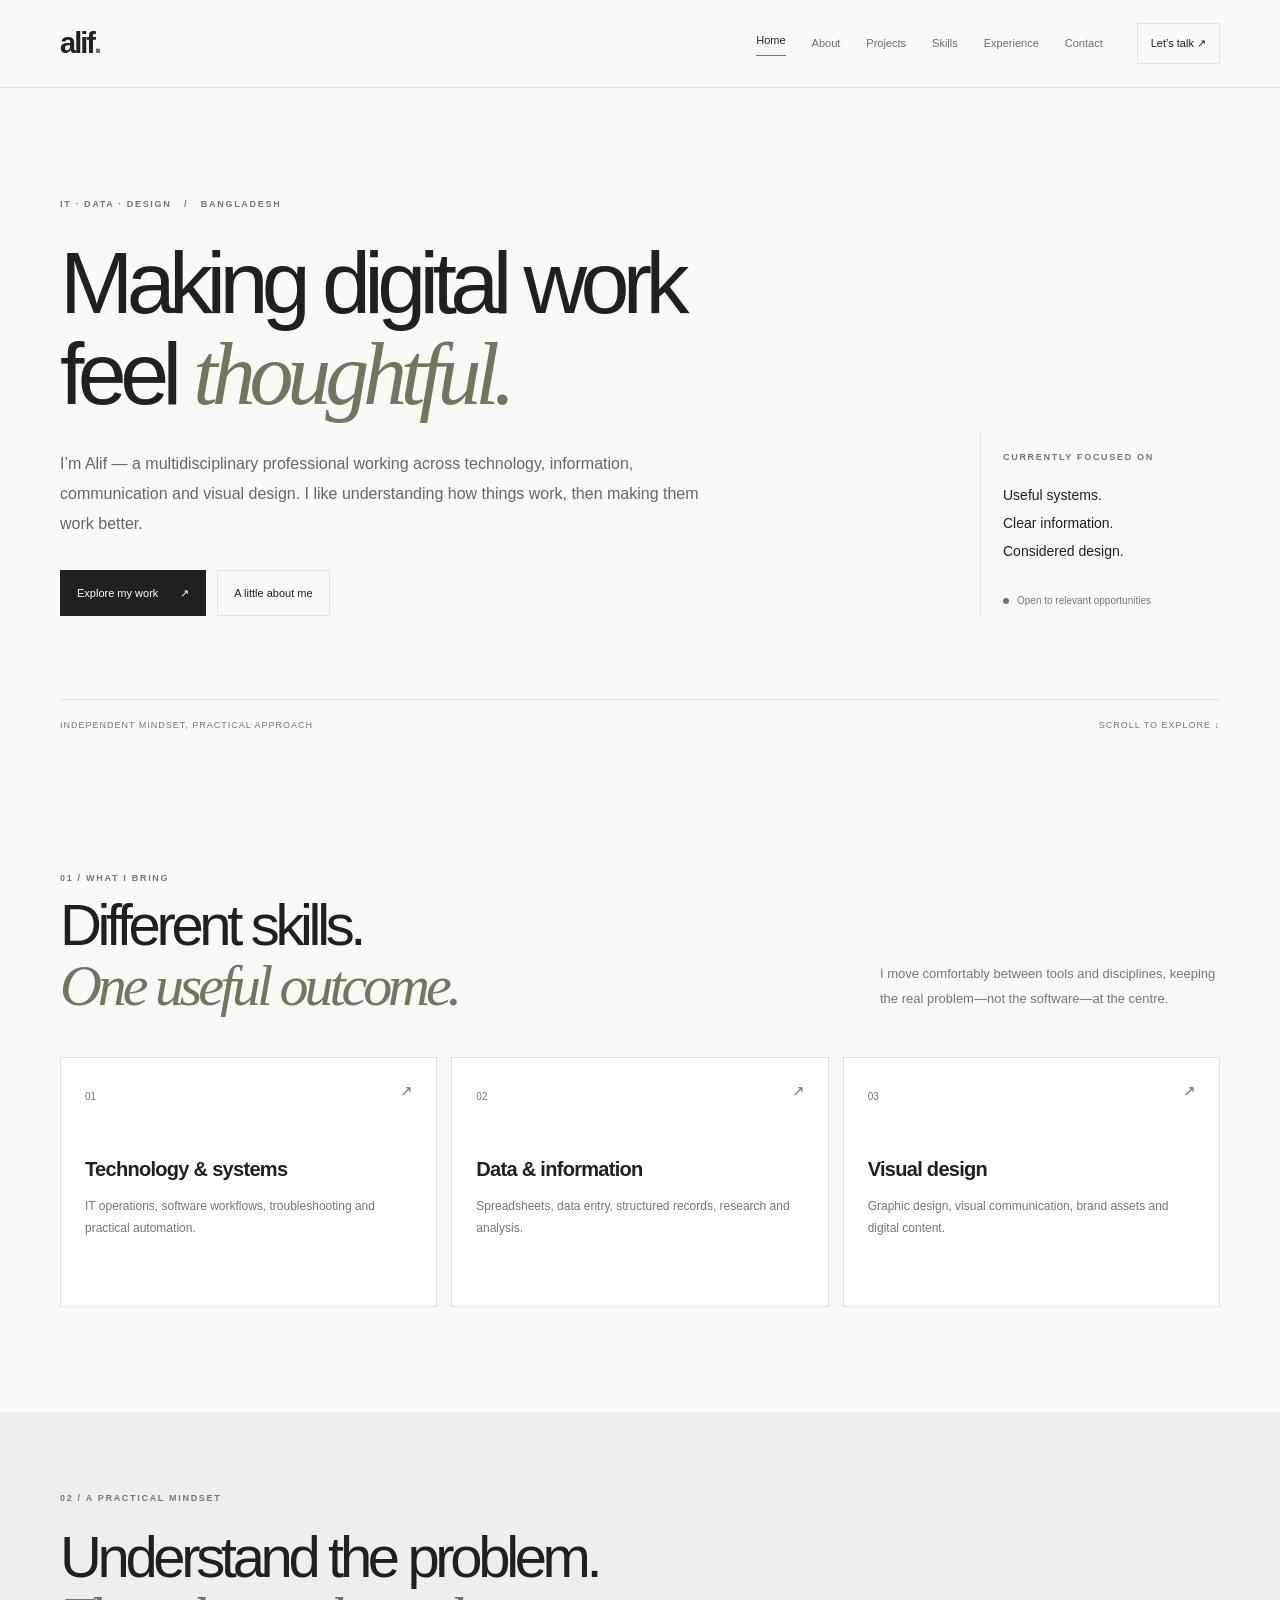
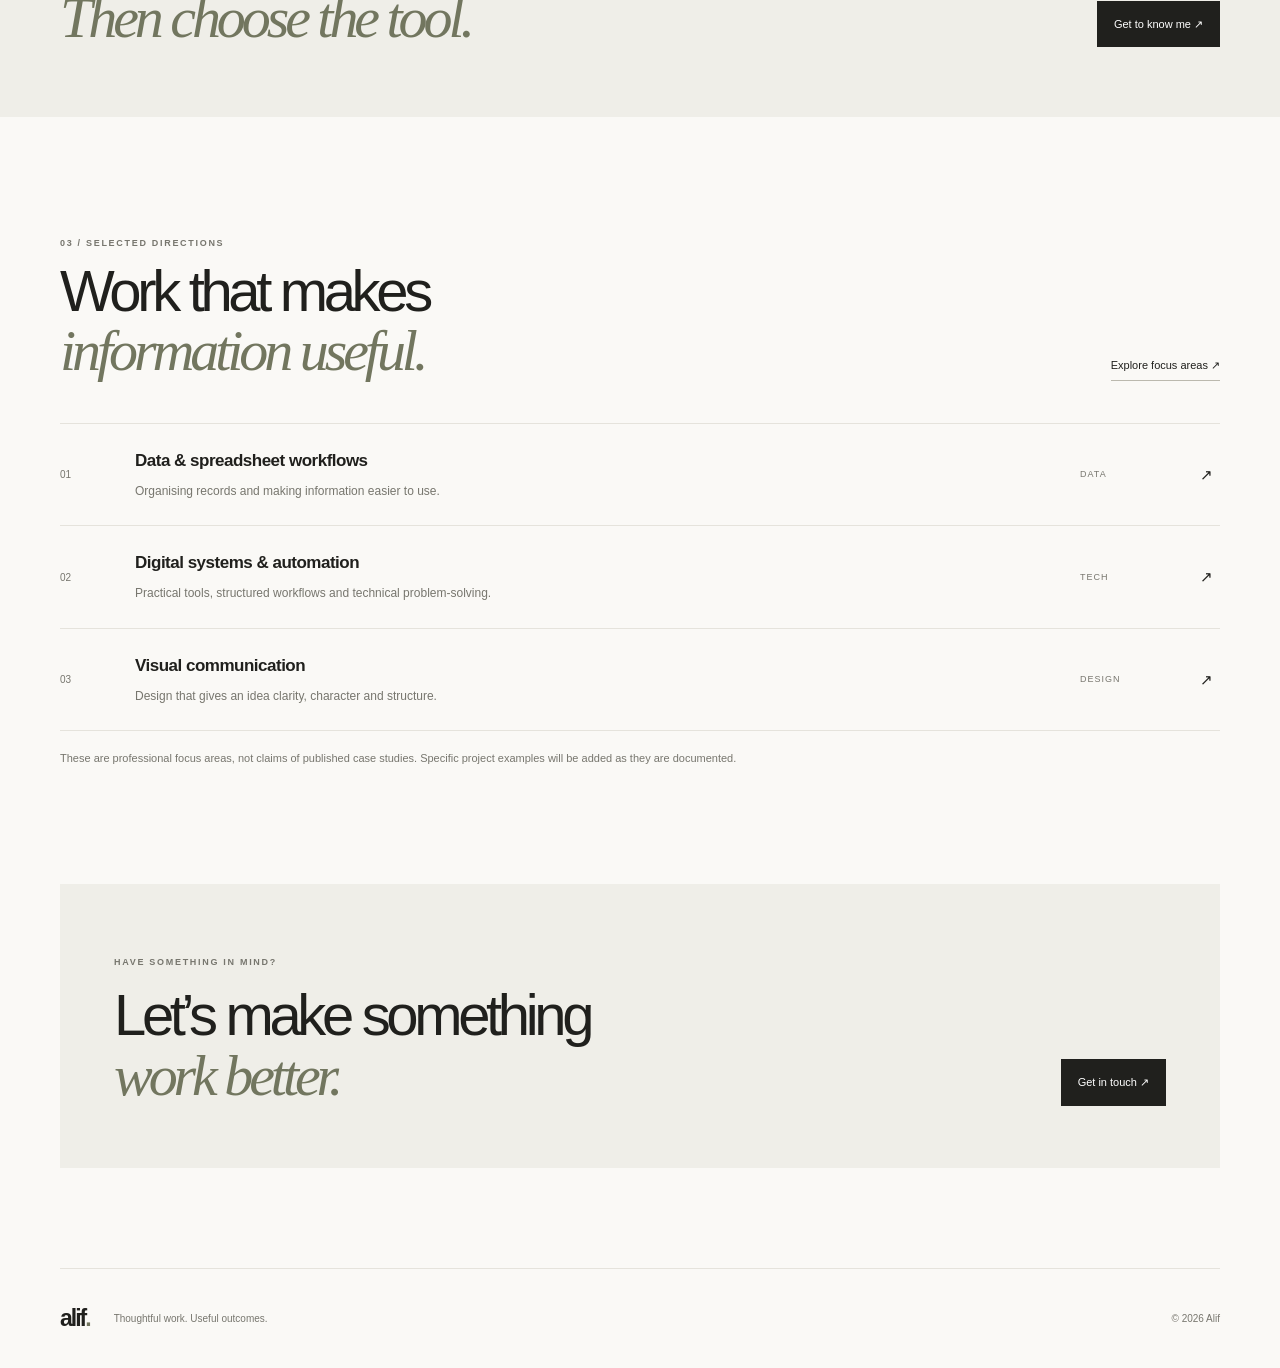
<file: index.html>
<!doctype html>
<html lang="en"><head><meta charset="utf-8"><meta name="viewport" content="width=device-width,initial-scale=1"><meta name="theme-color" content="#faf9f6"><meta name="description" content="Alif — multidisciplinary IT, data and design professional based in Bangladesh."><meta property="og:title" content="Alif — Digital problem solver"><meta property="og:description" content="IT, data, systems and visual design, thoughtfully brought together."><title>Alif — Digital problem solver</title><link rel="icon" href="favicon.svg" type="image/svg+xml"><link rel="stylesheet" href="styles.css"><script defer src="script.js"></script></head><body><a class="skip" href="#main">Skip to content</a><header class="header"><a class="logo" href="index.html">alif<span>.</span></a><button class="menu" aria-label="Toggle navigation" aria-expanded="false">☰</button><nav><a class="active" href="index.html">Home</a><a href="about.html">About</a><a href="projects.html">Projects</a><a href="skills.html">Skills</a><a href="experience.html">Experience</a><a href="contact.html">Contact</a></nav><a class="talk" href="contact.html">Let’s talk ↗</a></header><main id="main"><section class="hero wrap"><p class="eyebrow">IT · DATA · DESIGN &nbsp; / &nbsp; BANGLADESH</p><div class="hero-grid"><div><h1>Making digital work<br>feel <em>thoughtful.</em></h1><p class="lead">I’m Alif — a multidisciplinary professional working across technology, information, communication and visual design. I like understanding how things work, then making them work better.</p><div class="actions"><a class="btn dark" href="projects.html">Explore my work <span>↗</span></a><a class="btn" href="about.html">A little about me</a></div></div><aside class="hero-aside"><span class="eyebrow">CURRENTLY FOCUSED ON</span><p>Useful systems.<br>Clear information.<br>Considered design.</p><div class="availability"><i></i> Open to relevant opportunities</div></aside></div><div class="hero-foot"><span>INDEPENDENT MINDSET, PRACTICAL APPROACH</span><span>SCROLL TO EXPLORE ↓</span></div></section><section class="section wrap"><div class="section-head"><div><p class="eyebrow">01 / WHAT I BRING</p><h2>Different skills.<br><em>One useful outcome.</em></h2></div><p class="section-intro">I move comfortably between tools and disciplines, keeping the real problem—not the software—at the centre.</p></div><div class="cards"><a class="card" href="skills.html"><span class="num">01</span><h3>Technology & systems</h3><p>IT operations, software workflows, troubleshooting and practical automation.</p><span class="card-arrow">↗</span></a><a class="card" href="skills.html"><span class="num">02</span><h3>Data & information</h3><p>Spreadsheets, data entry, structured records, research and analysis.</p><span class="card-arrow">↗</span></a><a class="card" href="skills.html"><span class="num">03</span><h3>Visual design</h3><p>Graphic design, visual communication, brand assets and digital content.</p><span class="card-arrow">↗</span></a></div></section><section class="band"><div class="wrap band-inner"><div><p class="eyebrow">02 / A PRACTICAL MINDSET</p><h2>Understand the problem.<br><em>Then choose the tool.</em></h2></div><a class="btn dark" href="about.html">Get to know me ↗</a></div></section><section class="section wrap"><div class="section-head"><div><p class="eyebrow">03 / SELECTED DIRECTIONS</p><h2>Work that makes<br><em>information useful.</em></h2></div><a class="text-link" href="projects.html">Explore focus areas ↗</a></div><div class="project-list"><a class="project" href="projects.html"><span class="num">01</span><div><h3>Data & spreadsheet workflows</h3><p>Organising records and making information easier to use.</p></div><span class="pill">DATA</span><span>↗</span></a><a class="project" href="projects.html"><span class="num">02</span><div><h3>Digital systems & automation</h3><p>Practical tools, structured workflows and technical problem-solving.</p></div><span class="pill">TECH</span><span>↗</span></a><a class="project" href="projects.html"><span class="num">03</span><div><h3>Visual communication</h3><p>Design that gives an idea clarity, character and structure.</p></div><span class="pill">DESIGN</span><span>↗</span></a></div><p class="note">These are professional focus areas, not claims of published case studies. Specific project examples will be added as they are documented.</p></section><section class="wrap cta"><div><p class="eyebrow">HAVE SOMETHING IN MIND?</p><h2>Let’s make something<br><em>work better.</em></h2></div><a class="btn dark" href="contact.html">Get in touch ↗</a></section></main><footer class="footer wrap"><a class="logo" href="index.html">alif<span>.</span></a><p>Thoughtful work. Useful outcomes.</p><small>© <span data-year>2026</span> Alif</small></footer></body></html>
</file>
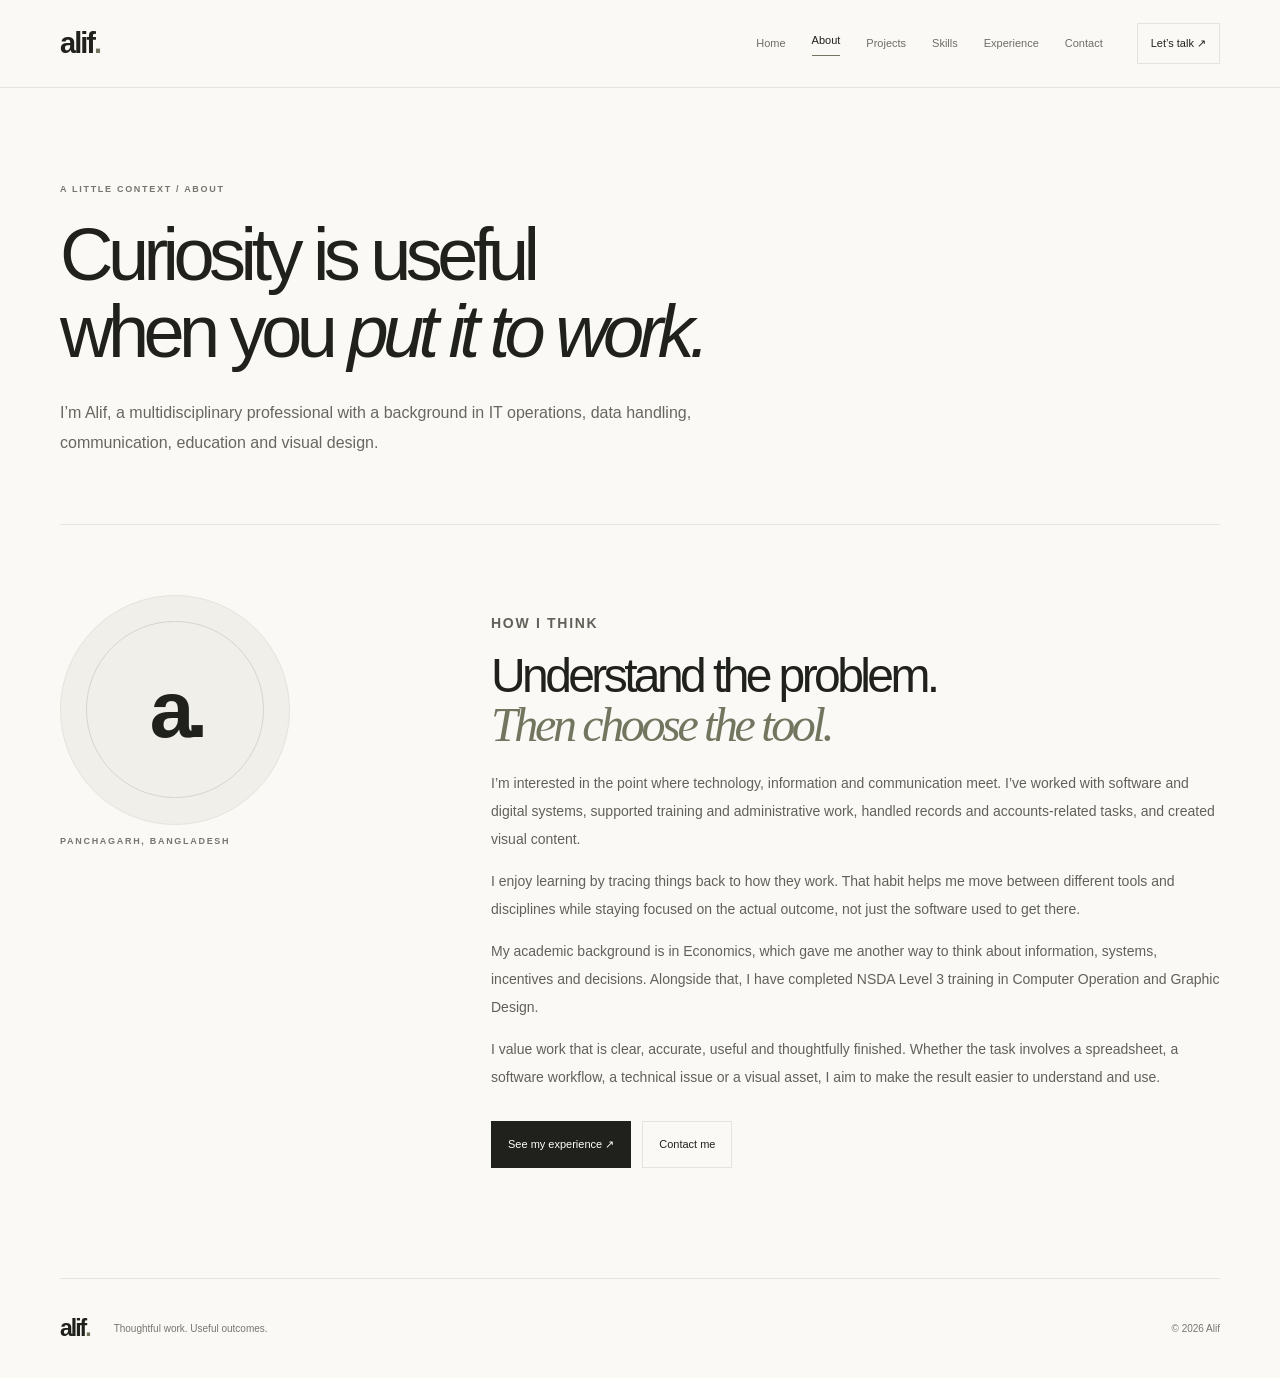
<file: about.html>
<!doctype html><html lang="en"><head><meta charset="utf-8"><meta name="viewport" content="width=device-width,initial-scale=1"><meta name="description" content="About Alif: background across IT, data, communication, education and design."><title>About — Alif</title><link rel="icon" href="favicon.svg" type="image/svg+xml"><link rel="stylesheet" href="styles.css"><script defer src="script.js"></script></head><body><a class="skip" href="#main">Skip to content</a><header class="header"><a class="logo" href="index.html">alif<span>.</span></a><button class="menu" aria-label="Toggle navigation" aria-expanded="false">☰</button><nav><a href="index.html">Home</a><a class="active" href="about.html">About</a><a href="projects.html">Projects</a><a href="skills.html">Skills</a><a href="experience.html">Experience</a><a href="contact.html">Contact</a></nav><a class="talk" href="contact.html">Let’s talk ↗</a></header><main id="main"><section class="page-hero wrap"><p class="eyebrow">A LITTLE CONTEXT / ABOUT</p><h1>Curiosity is useful<br>when you <em>put it to work.</em></h1><p class="lead">I’m Alif, a multidisciplinary professional with a background in IT operations, data handling, communication, education and visual design.</p></section><section class="content wrap content-grid"><aside><div class="stamp"><span>a.</span></div><p class="eyebrow">PANCHAGARH, BANGLADESH</p></aside><div class="prose"><p class="eyebrow">HOW I THINK</p><h2>Understand the problem.<br><em>Then choose the tool.</em></h2><p>I’m interested in the point where technology, information and communication meet. I’ve worked with software and digital systems, supported training and administrative work, handled records and accounts-related tasks, and created visual content.</p><p>I enjoy learning by tracing things back to how they work. That habit helps me move between different tools and disciplines while staying focused on the actual outcome, not just the software used to get there.</p><p>My academic background is in Economics, which gave me another way to think about information, systems, incentives and decisions. Alongside that, I have completed NSDA Level 3 training in Computer Operation and Graphic Design.</p><p>I value work that is clear, accurate, useful and thoughtfully finished. Whether the task involves a spreadsheet, a software workflow, a technical issue or a visual asset, I aim to make the result easier to understand and use.</p><div class="actions"><a class="btn dark" href="experience.html">See my experience ↗</a><a class="btn" href="contact.html">Contact me</a></div></div></section></main><footer class="footer wrap"><a class="logo" href="index.html">alif<span>.</span></a><p>Thoughtful work. Useful outcomes.</p><small>© <span data-year>2026</span> Alif</small></footer></body></html>
</file>
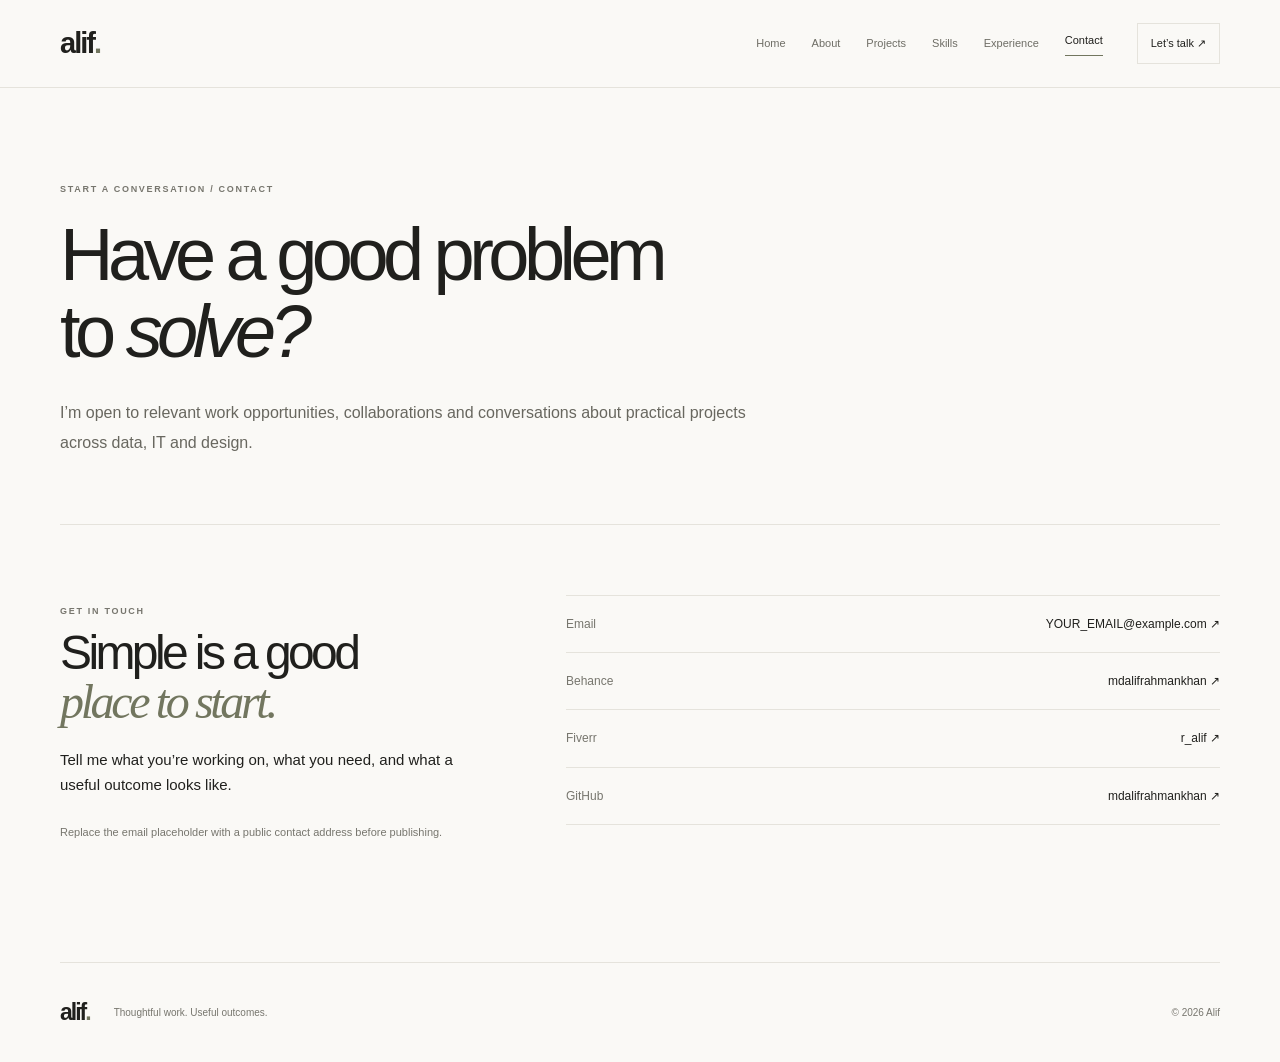
<file: contact.html>
<!doctype html><html lang="en"><head><meta charset="utf-8"><meta name="viewport" content="width=device-width,initial-scale=1"><meta name="description" content="Contact Alif about work opportunities and collaborations across data, IT and design."><title>Contact — Alif</title><link rel="icon" href="favicon.svg" type="image/svg+xml"><link rel="stylesheet" href="styles.css"><script defer src="script.js"></script></head><body><a class="skip" href="#main">Skip to content</a><header class="header"><a class="logo" href="index.html">alif<span>.</span></a><button class="menu" aria-label="Toggle navigation" aria-expanded="false">☰</button><nav><a href="index.html">Home</a><a href="about.html">About</a><a href="projects.html">Projects</a><a href="skills.html">Skills</a><a href="experience.html">Experience</a><a class="active" href="contact.html">Contact</a></nav><a class="talk" href="contact.html">Let’s talk ↗</a></header><main id="main"><section class="page-hero wrap"><p class="eyebrow">START A CONVERSATION / CONTACT</p><h1>Have a good problem<br>to <em>solve?</em></h1><p class="lead">I’m open to relevant work opportunities, collaborations and conversations about practical projects across data, IT and design.</p></section><section class="content wrap contact-grid"><div><p class="eyebrow">GET IN TOUCH</p><h2>Simple is a good<br><em>place to start.</em></h2><p class="prose">Tell me what you’re working on, what you need, and what a useful outcome looks like.</p><p class="disclaimer">Replace the email placeholder with a public contact address before publishing.</p></div><div><div class="contact-row"><span>Email</span><a href="mailto:YOUR_EMAIL@example.com">YOUR_EMAIL@example.com ↗</a></div><div class="contact-row"><span>Behance</span><a href="https://www.behance.net/mdalifrahmankhan" target="_blank" rel="noreferrer">mdalifrahmankhan ↗</a></div><div class="contact-row"><span>Fiverr</span><a href="https://www.fiverr.com/r_alif" target="_blank" rel="noreferrer">r_alif ↗</a></div><div class="contact-row"><span>GitHub</span><a href="https://github.com/mdalifrahmankhan" target="_blank" rel="noreferrer">mdalifrahmankhan ↗</a></div></div></section></main><footer class="footer wrap"><a class="logo" href="index.html">alif<span>.</span></a><p>Thoughtful work. Useful outcomes.</p><small>© <span data-year>2026</span> Alif</small></footer></body></html>
</file>
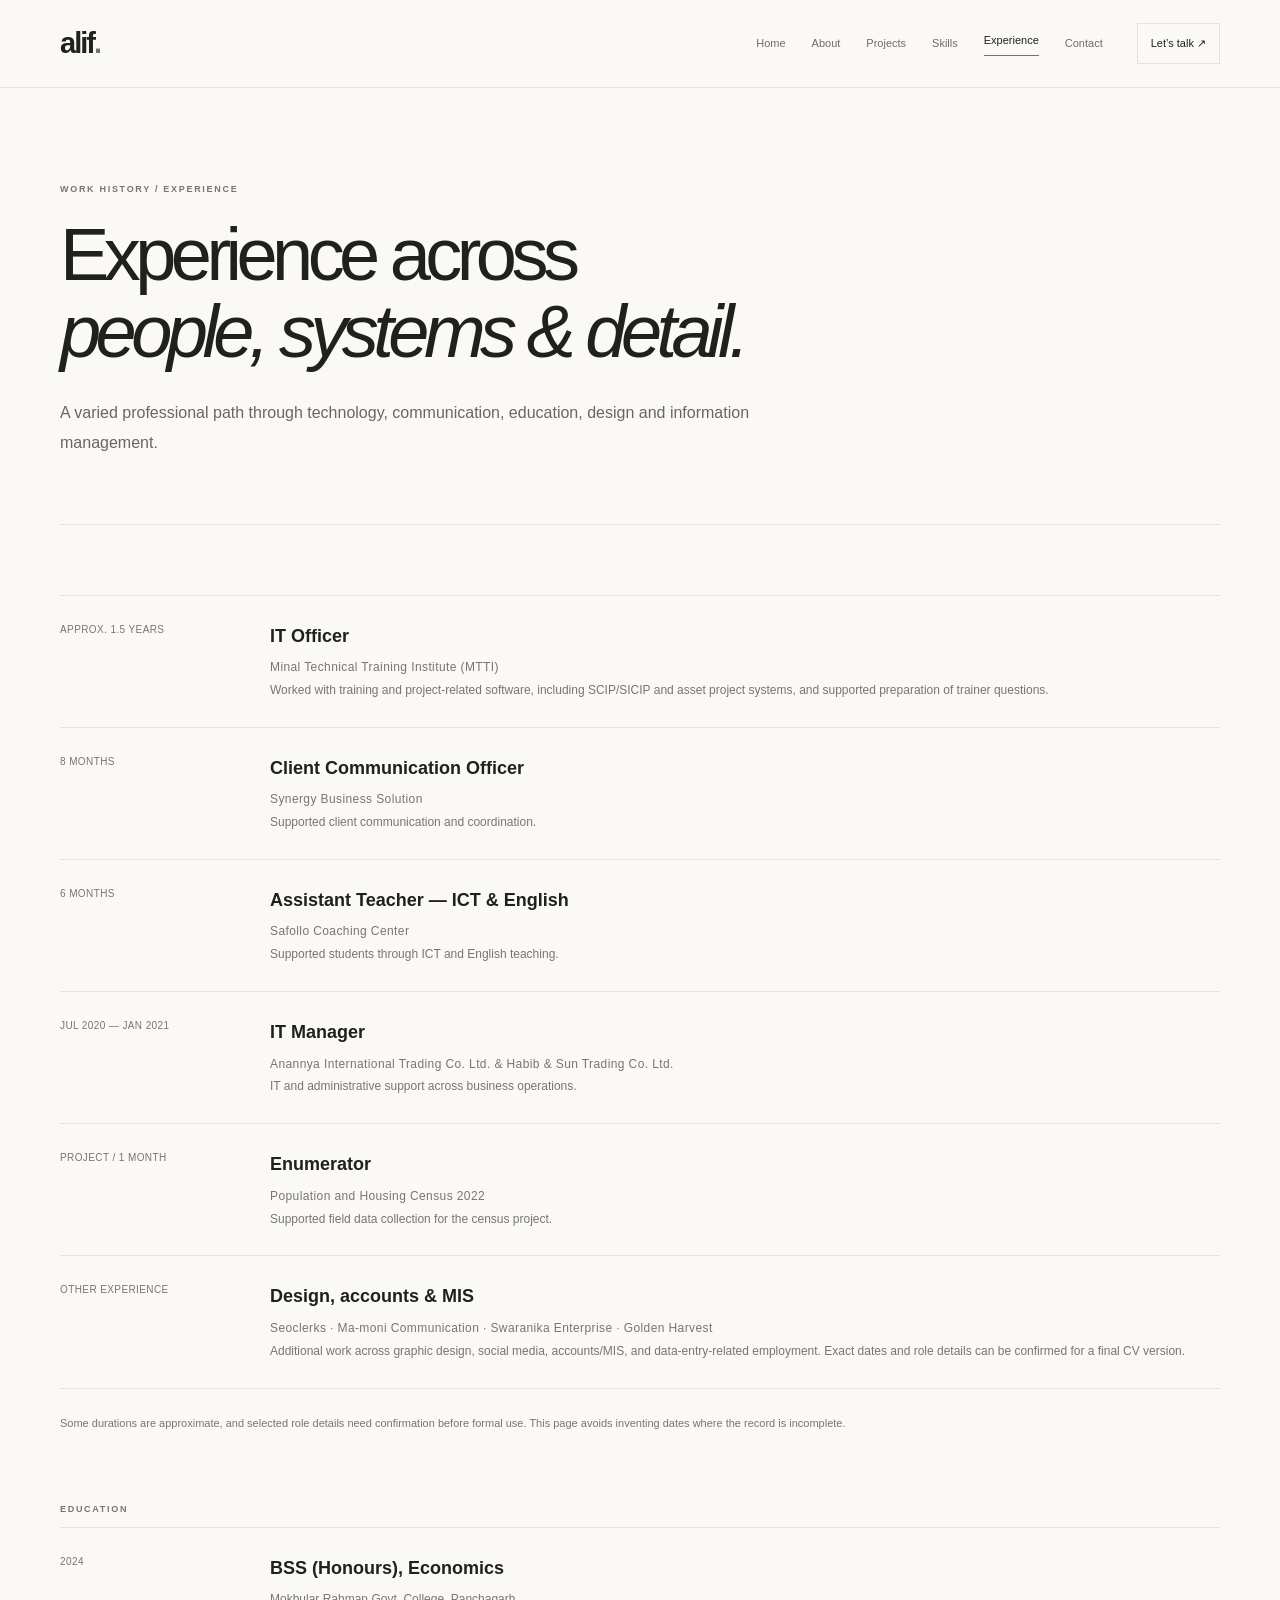
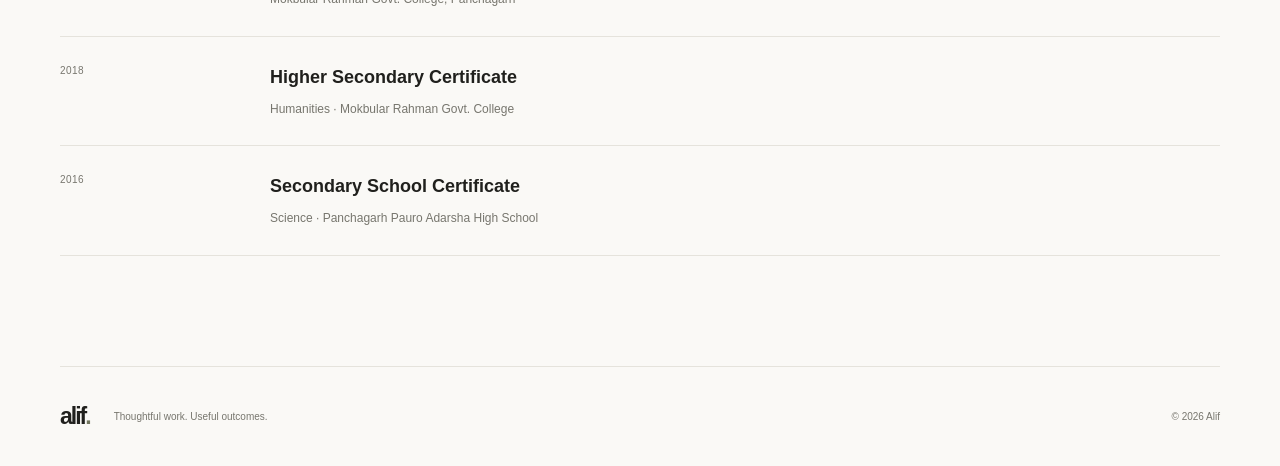
<file: experience.html>
<!doctype html><html lang="en"><head><meta charset="utf-8"><meta name="viewport" content="width=device-width,initial-scale=1"><meta name="description" content="Alif's professional experience across IT, communication, education, design and accounts support."><title>Experience — Alif</title><link rel="icon" href="favicon.svg" type="image/svg+xml"><link rel="stylesheet" href="styles.css"><script defer src="script.js"></script></head><body><a class="skip" href="#main">Skip to content</a><header class="header"><a class="logo" href="index.html">alif<span>.</span></a><button class="menu" aria-label="Toggle navigation" aria-expanded="false">☰</button><nav><a href="index.html">Home</a><a href="about.html">About</a><a href="projects.html">Projects</a><a href="skills.html">Skills</a><a class="active" href="experience.html">Experience</a><a href="contact.html">Contact</a></nav><a class="talk" href="contact.html">Let’s talk ↗</a></header><main id="main"><section class="page-hero wrap"><p class="eyebrow">WORK HISTORY / EXPERIENCE</p><h1>Experience across<br><em>people, systems & detail.</em></h1><p class="lead">A varied professional path through technology, communication, education, design and information management.</p></section><section class="content wrap"><div class="list"><article class="list-row"><span class="date">APPROX. 1.5 YEARS</span><div><h3>IT Officer</h3><p class="date">Minal Technical Training Institute (MTTI)</p><p>Worked with training and project-related software, including SCIP/SICIP and asset project systems, and supported preparation of trainer questions.</p></div></article><article class="list-row"><span class="date">8 MONTHS</span><div><h3>Client Communication Officer</h3><p class="date">Synergy Business Solution</p><p>Supported client communication and coordination.</p></div></article><article class="list-row"><span class="date">6 MONTHS</span><div><h3>Assistant Teacher — ICT & English</h3><p class="date">Safollo Coaching Center</p><p>Supported students through ICT and English teaching.</p></div></article><article class="list-row"><span class="date">JUL 2020 — JAN 2021</span><div><h3>IT Manager</h3><p class="date">Anannya International Trading Co. Ltd. & Habib & Sun Trading Co. Ltd.</p><p>IT and administrative support across business operations.</p></div></article><article class="list-row"><span class="date">PROJECT / 1 MONTH</span><div><h3>Enumerator</h3><p class="date">Population and Housing Census 2022</p><p>Supported field data collection for the census project.</p></div></article><article class="list-row"><span class="date">OTHER EXPERIENCE</span><div><h3>Design, accounts & MIS</h3><p class="date">Seoclerks · Ma-moni Communication · Swaranika Enterprise · Golden Harvest</p><p>Additional work across graphic design, social media, accounts/MIS, and data-entry-related employment. Exact dates and role details can be confirmed for a final CV version.</p></div></article></div><p class="disclaimer">Some durations are approximate, and selected role details need confirmation before formal use. This page avoids inventing dates where the record is incomplete.</p><section style="margin-top:70px"><p class="eyebrow">EDUCATION</p><div class="list"><article class="list-row"><span class="date">2024</span><div><h3>BSS (Honours), Economics</h3><p>Mokbular Rahman Govt. College, Panchagarh</p></div></article><article class="list-row"><span class="date">2018</span><div><h3>Higher Secondary Certificate</h3><p>Humanities · Mokbular Rahman Govt. College</p></div></article><article class="list-row"><span class="date">2016</span><div><h3>Secondary School Certificate</h3><p>Science · Panchagarh Pauro Adarsha High School</p></div></article></div></section></section></main><footer class="footer wrap"><a class="logo" href="index.html">alif<span>.</span></a><p>Thoughtful work. Useful outcomes.</p><small>© <span data-year>2026</span> Alif</small></footer></body></html>
</file>
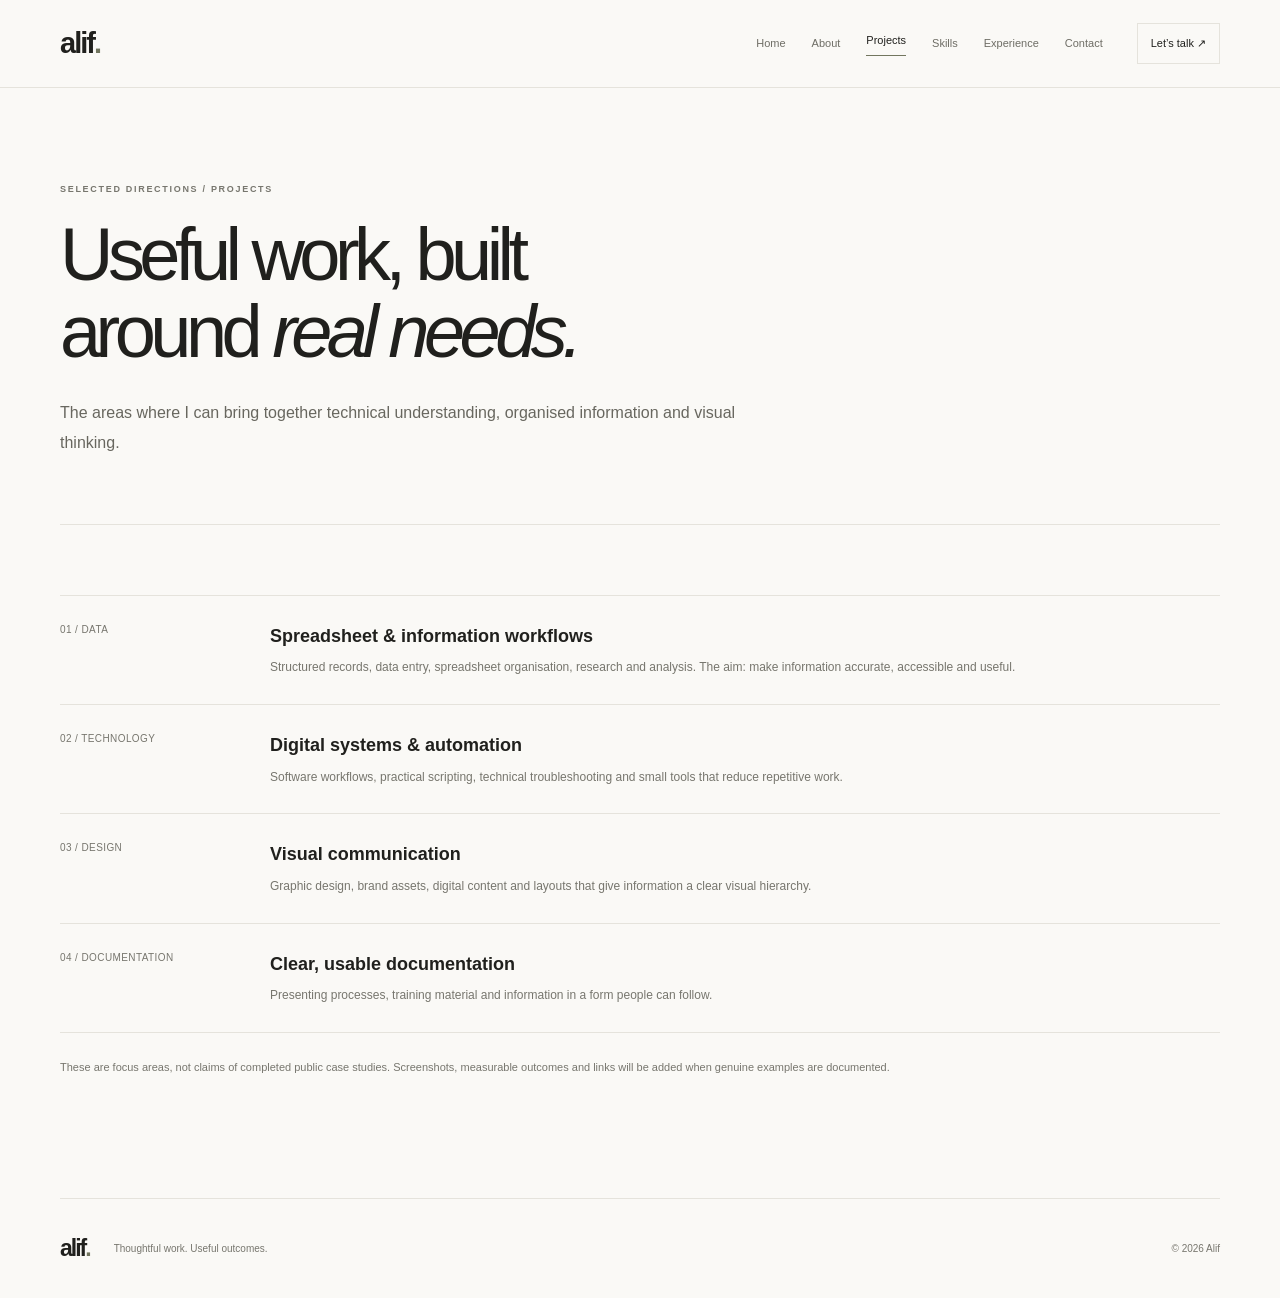
<file: projects.html>
<!doctype html><html lang="en"><head><meta charset="utf-8"><meta name="viewport" content="width=device-width,initial-scale=1"><meta name="description" content="Alif's project focus areas across data, systems and visual design."><title>Projects — Alif</title><link rel="icon" href="favicon.svg" type="image/svg+xml"><link rel="stylesheet" href="styles.css"><script defer src="script.js"></script></head><body><a class="skip" href="#main">Skip to content</a><header class="header"><a class="logo" href="index.html">alif<span>.</span></a><button class="menu" aria-label="Toggle navigation" aria-expanded="false">☰</button><nav><a href="index.html">Home</a><a href="about.html">About</a><a class="active" href="projects.html">Projects</a><a href="skills.html">Skills</a><a href="experience.html">Experience</a><a href="contact.html">Contact</a></nav><a class="talk" href="contact.html">Let’s talk ↗</a></header><main id="main"><section class="page-hero wrap"><p class="eyebrow">SELECTED DIRECTIONS / PROJECTS</p><h1>Useful work, built<br>around <em>real needs.</em></h1><p class="lead">The areas where I can bring together technical understanding, organised information and visual thinking.</p></section><section class="content wrap"><div class="list"><article class="list-row"><span class="date">01 / DATA</span><div><h3>Spreadsheet & information workflows</h3><p>Structured records, data entry, spreadsheet organisation, research and analysis. The aim: make information accurate, accessible and useful.</p></div></article><article class="list-row"><span class="date">02 / TECHNOLOGY</span><div><h3>Digital systems & automation</h3><p>Software workflows, practical scripting, technical troubleshooting and small tools that reduce repetitive work.</p></div></article><article class="list-row"><span class="date">03 / DESIGN</span><div><h3>Visual communication</h3><p>Graphic design, brand assets, digital content and layouts that give information a clear visual hierarchy.</p></div></article><article class="list-row"><span class="date">04 / DOCUMENTATION</span><div><h3>Clear, usable documentation</h3><p>Presenting processes, training material and information in a form people can follow.</p></div></article></div><p class="disclaimer">These are focus areas, not claims of completed public case studies. Screenshots, measurable outcomes and links will be added when genuine examples are documented.</p></section></main><footer class="footer wrap"><a class="logo" href="index.html">alif<span>.</span></a><p>Thoughtful work. Useful outcomes.</p><small>© <span data-year>2026</span> Alif</small></footer></body></html>
</file>
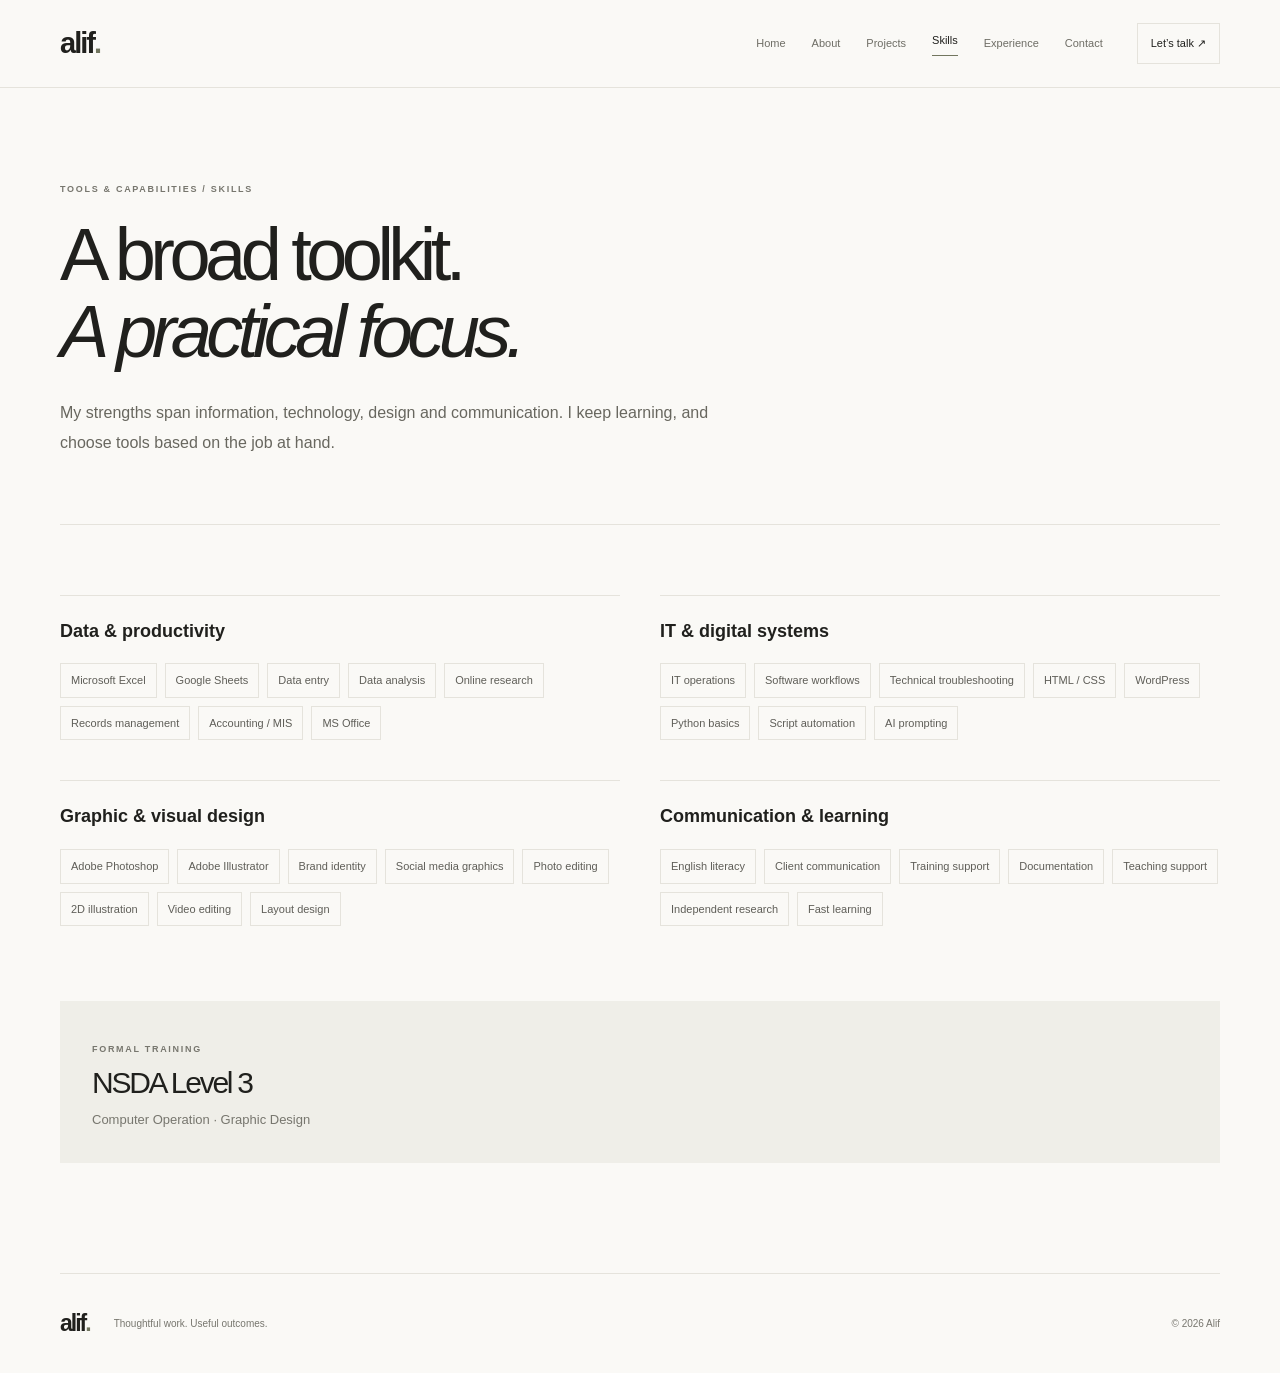
<file: skills.html>
<!doctype html><html lang="en"><head><meta charset="utf-8"><meta name="viewport" content="width=device-width,initial-scale=1"><meta name="description" content="Alif's technical, data, design and communication skills."><title>Skills — Alif</title><link rel="icon" href="favicon.svg" type="image/svg+xml"><link rel="stylesheet" href="styles.css"><script defer src="script.js"></script></head><body><a class="skip" href="#main">Skip to content</a><header class="header"><a class="logo" href="index.html">alif<span>.</span></a><button class="menu" aria-label="Toggle navigation" aria-expanded="false">☰</button><nav><a href="index.html">Home</a><a href="about.html">About</a><a href="projects.html">Projects</a><a class="active" href="skills.html">Skills</a><a href="experience.html">Experience</a><a href="contact.html">Contact</a></nav><a class="talk" href="contact.html">Let’s talk ↗</a></header><main id="main"><section class="page-hero wrap"><p class="eyebrow">TOOLS & CAPABILITIES / SKILLS</p><h1>A broad toolkit.<br><em>A practical focus.</em></h1><p class="lead">My strengths span information, technology, design and communication. I keep learning, and choose tools based on the job at hand.</p></section><section class="content wrap"><div class="skill-grid"><div class="skill"><h3>Data & productivity</h3><div class="tags"><span>Microsoft Excel</span><span>Google Sheets</span><span>Data entry</span><span>Data analysis</span><span>Online research</span><span>Records management</span><span>Accounting / MIS</span><span>MS Office</span></div></div><div class="skill"><h3>IT & digital systems</h3><div class="tags"><span>IT operations</span><span>Software workflows</span><span>Technical troubleshooting</span><span>HTML / CSS</span><span>WordPress</span><span>Python basics</span><span>Script automation</span><span>AI prompting</span></div></div><div class="skill"><h3>Graphic & visual design</h3><div class="tags"><span>Adobe Photoshop</span><span>Adobe Illustrator</span><span>Brand identity</span><span>Social media graphics</span><span>Photo editing</span><span>2D illustration</span><span>Video editing</span><span>Layout design</span></div></div><div class="skill"><h3>Communication & learning</h3><div class="tags"><span>English literacy</span><span>Client communication</span><span>Training support</span><span>Documentation</span><span>Teaching support</span><span>Independent research</span><span>Fast learning</span></div></div></div><div class="band" style="margin-top:75px;padding:32px"><p class="eyebrow">FORMAL TRAINING</p><h2 style="font-size:30px;margin:10px 0">NSDA Level 3</h2><p style="font-size:13px;color:var(--muted);margin:0">Computer Operation · Graphic Design</p></div></section></main><footer class="footer wrap"><a class="logo" href="index.html">alif<span>.</span></a><p>Thoughtful work. Useful outcomes.</p><small>© <span data-year>2026</span> Alif</small></footer></body></html>
</file>
<file: styles.css>
:root{--paper:#faf9f6;--white:#fff;--ink:#20201d;--muted:#77766e;--line:#e5e3dc;--accent:#72765f;--band:#efeee8;--page:1160px}*{box-sizing:border-box}html{scroll-behavior:smooth}body{margin:0;background:var(--paper);color:var(--ink);font:15px/1.7 "DM Sans",Inter,-apple-system,BlinkMacSystemFont,"Segoe UI",sans-serif;-webkit-font-smoothing:antialiased}a{color:inherit;text-decoration:none}button{font:inherit}.wrap{width:min(var(--page),calc(100% - 64px));margin-inline:auto}.skip{position:absolute;top:-60px;left:15px;background:#fff;padding:10px;z-index:9}.skip:focus{top:10px}.header{height:88px;padding:0 max(32px,calc((100% - var(--page))/2));display:flex;align-items:center;gap:34px;border-bottom:1px solid var(--line);position:relative}.logo{font-size:29px;font-weight:750;letter-spacing:-2px;line-height:1}.logo span{color:var(--accent)}nav{display:flex;align-items:center;gap:26px;margin-left:auto}nav a,.talk{font-size:11px;color:#6e6d65;transition:color .2s}nav a:hover,nav a.active{color:var(--ink)}nav a.active:after{content:"";display:block;height:1px;background:var(--accent);margin-top:5px}.talk{padding:10px 13px;border:1px solid var(--line);color:var(--ink)}.menu{display:none}.hero{padding-top:100px}.eyebrow{font-size:9px;letter-spacing:1.7px;color:var(--muted);font-weight:600}.hero-grid{display:grid;grid-template-columns:minmax(0,1fr) 240px;gap:70px;align-items:end;margin-top:26px}.hero h1,h1,h2{font-size:clamp(52px,7vw,88px);line-height:1.03;letter-spacing:-.075em;font-weight:500;margin:0}.hero h1 em,h2 em{font-family:Georgia,"Times New Roman",serif;font-weight:400;letter-spacing:-.07em;color:var(--accent)}.lead{max-width:640px;margin:28px 0 0;color:#68675f;font-size:16px;line-height:1.9}.actions{display:flex;flex-wrap:wrap;gap:11px;margin-top:30px}.btn{display:inline-flex;align-items:center;gap:22px;justify-content:space-between;padding:13px 16px;border:1px solid var(--line);font-size:11px;transition:transform .2s,background .2s}.btn:hover{transform:translateY(-2px)}.btn.dark{background:var(--ink);border-color:var(--ink);color:white}.btn.dark:hover{background:#41413b}.hero-aside{border-left:1px solid var(--line);padding:12px 0 7px 22px}.hero-aside p{font-size:14px;line-height:2;margin:14px 0 27px}.availability{font-size:10px;color:var(--muted);display:flex;align-items:center;gap:8px}.availability i{width:6px;height:6px;border-radius:50%;background:var(--accent)}.hero-foot{display:flex;justify-content:space-between;border-top:1px solid var(--line);padding:18px 0;margin-top:83px;color:var(--muted);font-size:9px;letter-spacing:1px}.section{padding-top:110px;padding-bottom:105px}.section-head{display:flex;align-items:end;justify-content:space-between;gap:50px;margin-bottom:42px}.section-head h2,.band h2,.cta h2{font-size:clamp(38px,5vw,58px)}.section-intro{max-width:340px;color:var(--muted);font-size:13px;line-height:1.9;margin:0 0 4px}.cards{display:grid;grid-template-columns:repeat(3,1fr);gap:14px}.card{min-height:250px;padding:24px;background:var(--white);border:1px solid var(--line);position:relative;transition:transform .25s,border-color .25s}.card:hover{transform:translateY(-4px);border-color:#c9c7bc}.num{font-size:10px;color:var(--muted);font-variant-numeric:tabular-nums}.card h3{font-size:20px;letter-spacing:-.7px;font-weight:550;margin:44px 0 10px}.card p,.project p{font-size:12px;color:var(--muted);line-height:1.8;margin:0}.card-arrow{position:absolute;right:23px;top:20px;color:var(--muted)}.band{background:var(--band);padding:70px 0}.band-inner{display:flex;justify-content:space-between;align-items:end;gap:30px}.band h2{margin-top:20px}.project-list{border-top:1px solid var(--line)}.project{display:grid;grid-template-columns:55px 1fr 100px 20px;align-items:center;gap:20px;padding:23px 0;border-bottom:1px solid var(--line);transition:padding .2s}.project:hover{padding-inline:8px}.project h3{font-size:17px;font-weight:550;letter-spacing:-.5px;margin:0 0 5px}.pill{font-size:9px;letter-spacing:1px;color:var(--muted)}.note{font-size:11px;color:var(--muted);margin-top:18px}.text-link{font-size:11px;border-bottom:1px solid #bbb9ae;padding-bottom:5px}.cta{padding:62px 54px;background:#efeee8;display:flex;align-items:end;justify-content:space-between;gap:30px;margin-bottom:100px}.cta h2{margin-top:15px}.footer{border-top:1px solid var(--line);min-height:100px;display:flex;align-items:center;gap:24px}.footer .logo{font-size:23px}.footer p,.footer small{font-size:10px;color:var(--muted)}.footer small{margin-left:auto}.page-hero{padding:85px 0 65px;border-bottom:1px solid var(--line)}.page-hero h1{font-size:clamp(48px,6vw,74px);max-width:850px;margin-top:20px}.page-hero .lead{max-width:690px}.content{padding:70px 0 110px}.content-grid{display:grid;grid-template-columns:.65fr 1.35fr;gap:80px}.content h2{font-size:clamp(34px,4vw,48px);margin:8px 0 20px}.prose p{font-size:14px;line-height:2;color:#626159}.stamp{aspect-ratio:1;width:min(230px,100%);border:1px solid var(--line);border-radius:50%;background:#f0efe9;display:grid;place-items:center}.stamp span{width:78%;height:78%;border:1px solid #d7d5ca;border-radius:50%;display:grid;place-items:center;font-size:80px;letter-spacing:-8px;font-weight:700}.list{border-top:1px solid var(--line)}.list-row{padding:25px 0;border-bottom:1px solid var(--line);display:grid;grid-template-columns:180px 1fr;gap:30px}.list-row h3{font-size:18px;margin:0 0 5px}.list-row p{font-size:12px;color:var(--muted);margin:0;line-height:1.9}.date{font-size:10px;color:var(--muted);letter-spacing:.4px}.skill-grid{display:grid;grid-template-columns:1fr 1fr;gap:40px}.skill{border-top:1px solid var(--line);padding-top:20px}.skill h3{font-size:18px;margin:0 0 17px}.tags{display:flex;flex-wrap:wrap;gap:8px}.tags span{border:1px solid var(--line);padding:7px 10px;color:#5f5e58;font-size:11px}.contact-grid{display:grid;grid-template-columns:.8fr 1.2fr;gap:70px}.contact-row{display:flex;justify-content:space-between;gap:20px;padding:18px 0;border-bottom:1px solid var(--line);font-size:12px}.contact-row:first-child{border-top:1px solid var(--line)}.contact-row span{color:var(--muted)}.disclaimer{font-size:11px;color:var(--muted);margin-top:25px}@media(max-width:850px){.wrap{width:calc(100% - 40px)}.header{padding:0 20px;height:74px;gap:15px}.menu{display:block;border:1px solid var(--line);background:transparent;padding:7px 10px;margin-left:auto}nav{display:none;position:absolute;z-index:5;top:73px;left:0;right:0;background:var(--paper);padding:15px 20px 25px;border-bottom:1px solid var(--line);align-items:stretch;flex-direction:column;gap:0}nav.open{display:flex}nav a{padding:11px 0;border-bottom:1px solid var(--line)}nav a.active:after{display:none}.talk{font-size:10px;padding:9px}.hero{padding-top:70px}.hero-grid{grid-template-columns:1fr;gap:35px}.hero-aside{border-left:0;border-top:1px solid var(--line);padding:20px 0 0}.hero-aside p{margin:10px 0}.section{padding:75px 0}.section-head{align-items:start;flex-direction:column;gap:18px}.cards{grid-template-columns:1fr 1fr}.card:last-child{grid-column:span 2}.content-grid,.contact-grid{grid-template-columns:1fr;gap:35px}.stamp{width:160px}.cta{padding:35px; margin-bottom:65px}.skill-grid{gap:30px}.list-row{grid-template-columns:130px 1fr;gap:20px}}@media(max-width:560px){.wrap{width:calc(100% - 36px)}.header{padding:0 18px}.hero{padding-top:60px}.hero h1{font-size:clamp(44px,13vw,65px)}.lead{font-size:14px}.hero-foot{margin-top:50px;font-size:8px;gap:15px}.section{padding:65px 0}.section-head h2,.band h2,.cta h2{font-size:39px}.cards,.skill-grid{grid-template-columns:1fr}.card,.card:last-child{grid-column:auto;min-height:205px}.card h3{margin-top:30px}.band{padding:55px 0}.band-inner,.cta{align-items:start;flex-direction:column}.project{grid-template-columns:25px 1fr 15px;gap:12px}.pill{display:none}.project h3{font-size:15px}.cta{padding:28px 22px}.page-hero{padding:60px 0 45px}.page-hero h1{font-size:44px}.content{padding:48px 0 75px}.list-row{grid-template-columns:1fr;gap:8px}.contact-row{align-items:start;flex-direction:column;gap:4px}.footer{min-height:90px;flex-wrap:wrap;padding:18px 0;gap:10px}.footer p{order:3;flex-basis:100%;margin:0}.footer small{font-size:9px}}@media(prefers-reduced-motion:reduce){html{scroll-behavior:auto}*,*::before,*::after{transition-duration:.01ms!important;animation-duration:.01ms!important}}
</file>
